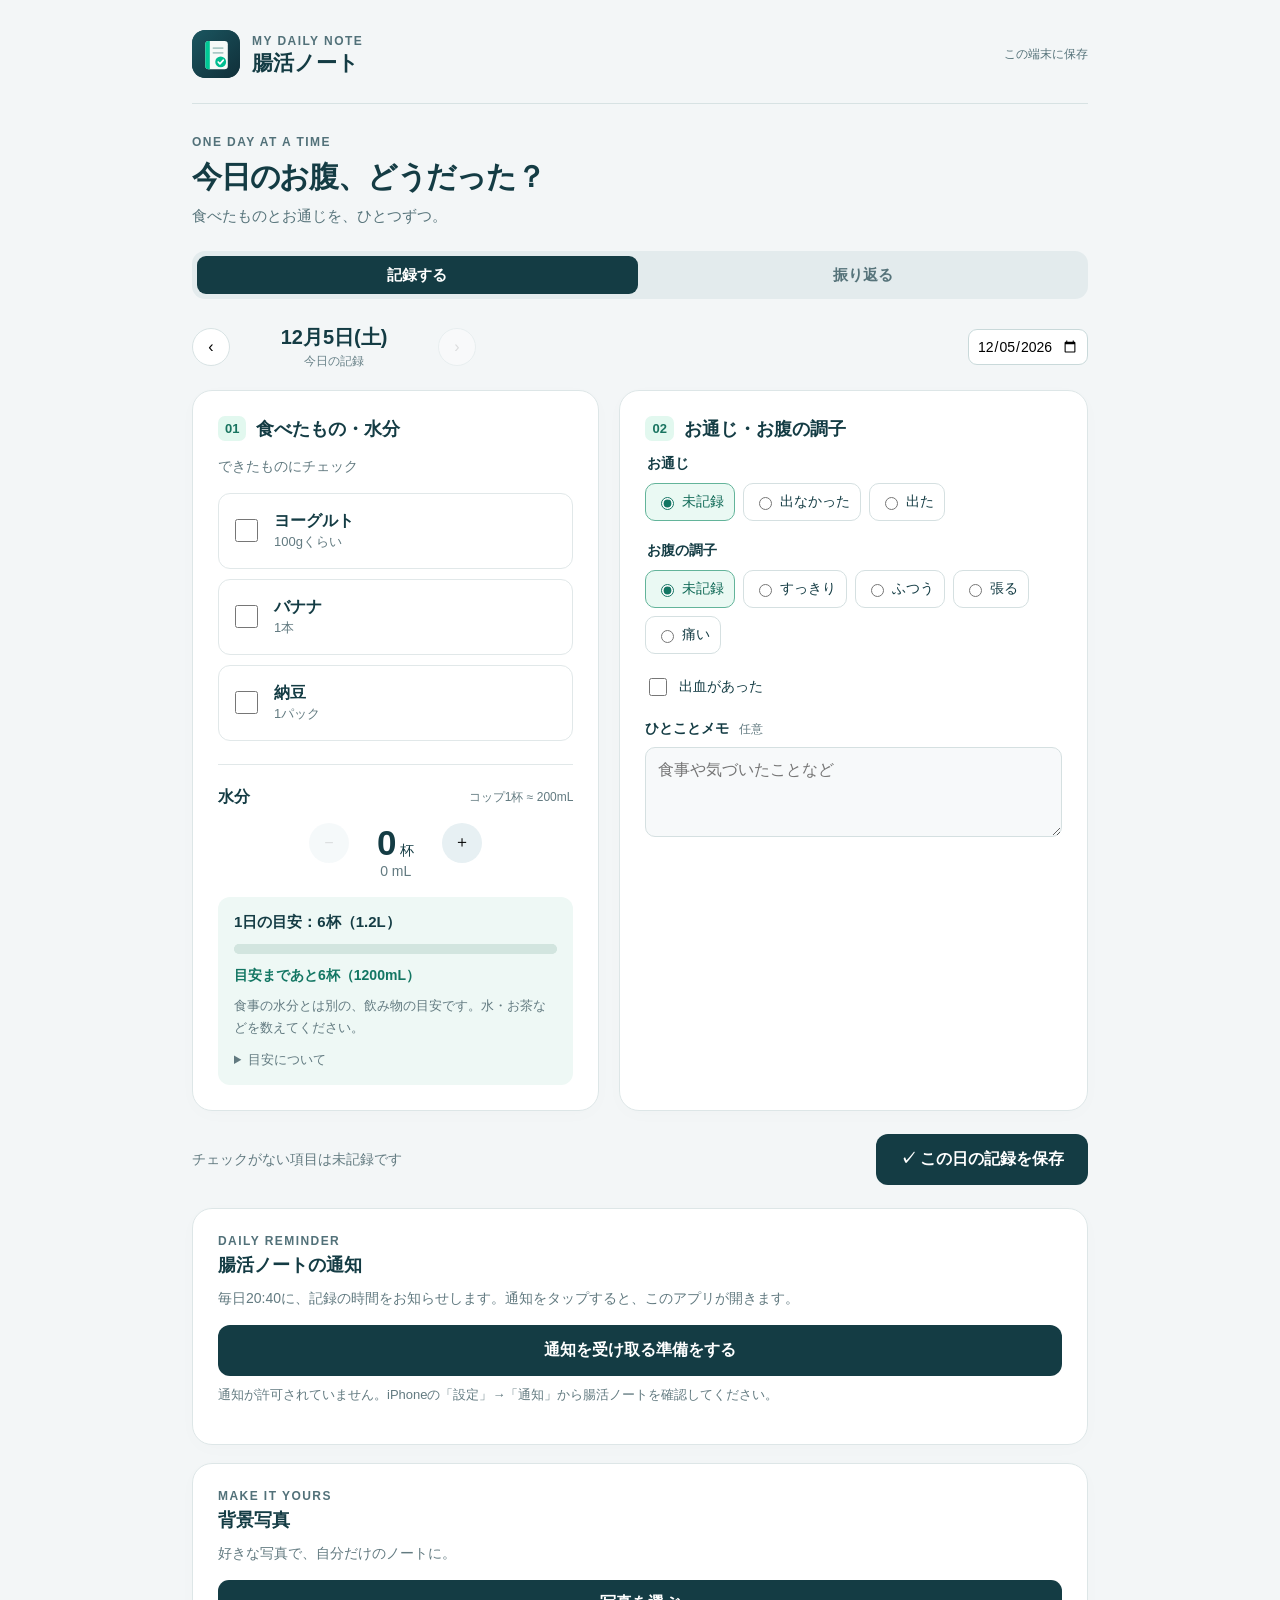
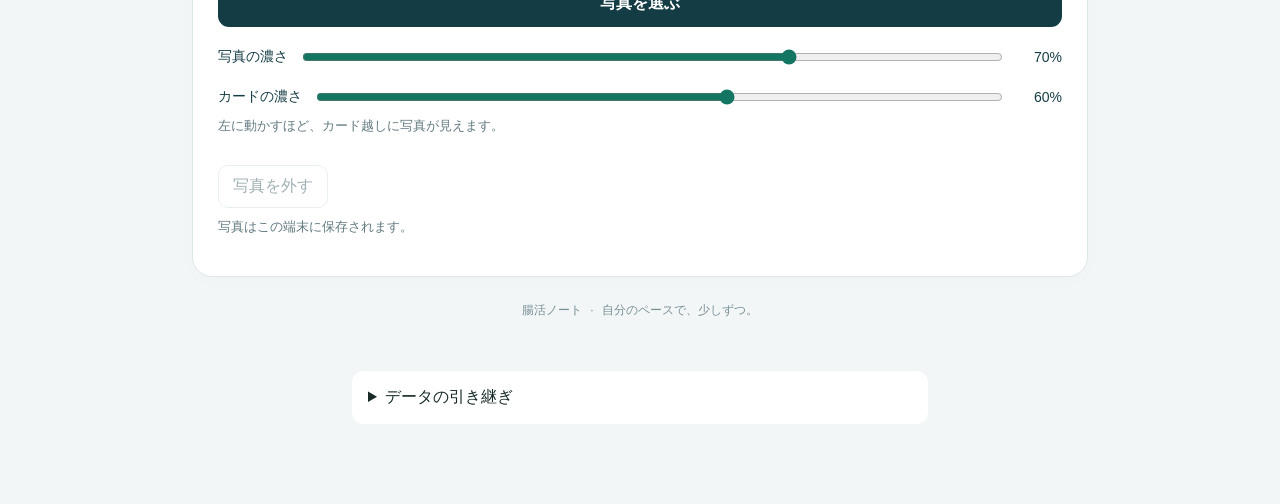
<file: yoru-log/index.html>
<!doctype html><html lang="ja"><head><meta charset="utf-8"><meta name="viewport" content="width=device-width,initial-scale=1,viewport-fit=cover"><meta name="theme-color" content="#143c44"><meta name="apple-mobile-web-app-capable" content="yes"><meta name="apple-mobile-web-app-title" content="腸活ノート"><meta name="description" content="ヨーグルト・バナナ・納豆・水分と、お通じを毎日かんたんに記録。"><title>腸活ノート</title><link rel="manifest" href="./manifest.json"><link rel="icon" type="image/png" sizes="512x512" href="/castor-favicon.png"><link rel="apple-touch-icon" href="./icon-180.png?v=gut1"><link rel="stylesheet" href="./style.css?v=gut5"><script defer src="./app.js?v=gut8"></script></head><body><div id="wallpaper" aria-hidden="true"></div><main><header class="topbar"><div class="brand"><span class="brand-icon"><img src="./icon.svg?v=gut1" alt=""></span><div><span class="eyebrow">MY DAILY NOTE</span><h1>腸活ノート</h1></div></div><span class="private">この端末に保存</span></header><div class="intro"><p class="eyebrow">ONE DAY AT A TIME</p><h2>今日のお腹、どうだった？</h2><p>食べたものとお通じを、ひとつずつ。</p></div><div class="nav" role="tablist" aria-label="画面"><button id="record-tab" class="active" role="tab" aria-selected="true" aria-controls="record">記録する</button><button id="history-tab" role="tab" aria-selected="false" aria-controls="history" tabindex="-1">振り返る</button></div><section id="record" role="tabpanel" aria-labelledby="record-tab"><div class="datebar"><button id="prev" aria-label="前の日">‹</button><div><strong id="date-title"></strong><span id="date-sub"></span></div><button id="next" aria-label="次の日">›</button><input id="date" type="date" aria-label="記録する日"></div><div class="record-grid"><section class="card"><div class="section-head"><span class="number">01</span><h3>食べたもの・水分</h3></div><p class="muted">できたものにチェック</p><label class="habit"><input id="yogurt" type="checkbox"><span><strong>ヨーグルト</strong><small>100gくらい</small></span></label><label class="habit"><input id="banana" type="checkbox"><span><strong>バナナ</strong><small>1本</small></span></label><label class="habit"><input id="natto" type="checkbox"><span><strong>納豆</strong><small>1パック</small></span></label><div class="water"><div><strong>水分</strong><small>コップ1杯 ≈ 200mL</small></div><div class="counter"><button id="water-minus" aria-label="水分を1杯減らす">−</button><span><b id="water-count">0</b> 杯</span><button id="water-plus" aria-label="水分を1杯増やす">＋</button></div><p id="water-ml">0 mL</p><div class="water-target"><strong>1日の目安：6杯（1.2L）</strong><progress id="water-progress" max="6" value="0" aria-label="水分の目安までの進み具合"></progress><span id="water-remaining" aria-live="polite">目安まであと6杯</span><p>食事の水分とは別の、飲み物の目安です。水・お茶などを数えてください。</p><details><summary>目安について</summary><p>暑い日や汗をかく日は、必要な量が増えます。こまめに飲みましょう。医師から水分制限を指示されている場合は、その指示を優先してください。</p><a href="https://www.pref.chiba.lg.jp/suidou/keikaku/oishii2/mame/mame03.html" target="_blank" rel="noopener noreferrer">参考：千葉県「健康を支える水」</a></details></div></div></section><section class="card"><div class="section-head"><span class="number">02</span><h3>お通じ・お腹の調子</h3></div><fieldset class="body-fields"><fieldset class="field"><legend>お通じ</legend><div class="choices" id="bowel"></div></fieldset><fieldset class="field" id="shape-field" hidden><legend>便の状態</legend><div class="choices" id="shape"></div></fieldset><fieldset class="field"><legend>お腹の調子</legend><div class="choices" id="feeling"></div></fieldset><label class="blood"><input id="blood" type="checkbox">出血があった</label><label class="memo" for="note">ひとことメモ <span>任意</span></label><textarea id="note" maxlength="500" placeholder="食事や気づいたことなど"></textarea></fieldset></section></div><div class="savebar"><p id="message" class="muted" role="status" aria-live="polite">チェックがない項目は未記録です</p><button id="save" class="save">✓ この日の記録を保存</button></div></section><section id="history" role="tabpanel" aria-labelledby="history-tab" hidden><section class="week card"><p class="eyebrow">LAST 7 DAYS</p><h3>この7日間</h3><div class="week-stats"><p><strong id="days-count">0</strong><span>記録した日</span></p><p><strong id="bowel-count">0</strong><span>お通じがあった日</span></p></div><div id="week-days" class="week-days"></div><p class="muted legend">✓ お通じあり　− 記録あり　· 未記録</p></section><h3 class="history-heading">これまでの記録</h3><div id="history-list" class="history-list"></div><button class="export" id="export">記録をバックアップ</button><p class="storage-note">記録はこの端末・ブラウザに保存されます。ブラウザのデータを消すと記録も消えるため、ときどきバックアップしておくと安心です。</p></section><section class="card push-settings"><p class="eyebrow">DAILY REMINDER</p><h3>腸活ノートの通知</h3><p class="muted">毎日20:40に、記録の時間をお知らせします。通知をタップすると、このアプリが開きます。</p><button id="push-enable" class="save">通知を受け取る準備をする</button><p id="push-status" class="storage-note" role="status" aria-live="polite">ホーム画面の腸活ノートで設定してください。</p><div id="push-code-wrap" hidden><label class="memo" for="push-code">通知の設定コード</label><textarea id="push-code" rows="3" readonly aria-describedby="push-code-help"></textarea><button id="push-copy" class="export">設定コードをコピー</button><p id="push-code-help" class="storage-note">最初の1回だけ、このコードをChatGPTのチャットに貼って送ってください。通知の受信先を登録します。</p></div><button id="push-disable" class="export" hidden>この端末の通知を停止</button></section><section class="card wallpaper-settings"><p class="eyebrow">MAKE IT YOURS</p><h3>背景写真</h3><p class="muted">好きな写真で、自分だけのノートに。</p><label class="photo-button">写真を選ぶ<input id="background-file" type="file" accept="image/*"></label><div class="opacity-row"><label for="background-opacity">写真の濃さ</label><input id="background-opacity" type="range" min="0" max="100" value="70"><output id="background-opacity-value" for="background-opacity">70%</output></div><div class="opacity-row"><label for="card-opacity">カードの濃さ</label><input id="card-opacity" type="range" min="0" max="100" value="60"><output id="card-opacity-value" for="card-opacity">60%</output></div><p class="storage-note">左に動かすほど、カード越しに写真が見えます。</p><button id="background-remove" class="export">写真を外す</button><p id="background-status" class="storage-note" role="status" aria-live="polite">写真はこの端末に保存されます。</p></section><footer>腸活ノート <span>·</span> 自分のペースで、少しずつ。</footer></main><script>(()=>{
  const gut = document.getElementById('history-list') !== null;
  const app = gut ? 'chokatsu-note' : 'night-snack';
  const label = gut ? '腸活ノート' : '夜食チャレンジ';
  const section=document.createElement('details');
  section.style.cssText='position:relative;margin:24px auto 80px;max-width:36rem;padding:16px;background:#fff;color:#172a28;border-radius:12px';
  section.innerHTML='<summary>データの引き継ぎ</summary><p>保存済みの記録をファイルで移せます。</p><button type="button">バックアップを保存</button> <label>バックアップを読み込む <input type="file" accept=".json,application/json"></label><p role="status"></p>';
  document.body.append(section);
  const status=section.querySelector('[role=status]');
  const count=value=>gut?value.length:Object.keys(value.days).length;
  function check(value){
    if(gut) return Array.isArray(value)&&value.every(valid)&&new Set(value.map(x=>x.date)).size===value.length;
    return value && value.days && typeof value.days==='object' && !Array.isArray(value.days) && Object.entries(value.days).every(([k,v])=>/^\d{4}-\d{2}-\d{2}$/.test(k)&&['success','fail'].includes(v)) && Number.isSafeInteger(value.spent)&&value.spent>=0;
  }
  function read(){
    const raw=localStorage.getItem(KEY);
    const value=raw===null?(gut?[]:{days:{},spent:0}):JSON.parse(raw);
    if(!check(value))throw Error('保存内容を確認できません。');
    return value;
  }
  function asDataURL(blob){return new Promise((resolve,reject)=>{const reader=new FileReader();reader.onload=()=>resolve(reader.result);reader.onerror=()=>reject(reader.error);reader.readAsDataURL(blob);});}
  section.querySelector('button').onclick=async()=>{
    try{
      if(gut&&dirty&&!save())throw Error('編集中の記録を保存できませんでした。');
      const value=read(), backup={app,format:2,value};
      if(gut){
        backup.opacity=localStorage.getItem(opacityKey);backup.card=localStorage.getItem(cardOpacityKey);
        const photo=await photoStore('get');backup.photo=photo?await asDataURL(photo):null;
      }
      const url=URL.createObjectURL(new Blob([JSON.stringify(backup)],{type:'application/json'})),a=document.createElement('a');
      a.href=url;a.download=app+'-'+new Date().toISOString().slice(0,10)+'.json';section.append(a);a.click();a.remove();setTimeout(()=>URL.revokeObjectURL(url),60000);
      status.textContent=label+' '+count(value)+'日分のバックアップを作成しました。';
    }catch(e){status.textContent=e.message;}
  };
  section.querySelector('input').onchange=async e=>{
    const input=e.target,file=input.files[0];if(!file)return;input.disabled=true;
    try{
      const b=JSON.parse(await file.text());
      const legacy=gut&&b.app===app&&b.version===1&&Array.isArray(b.records);
      const value=legacy?b.records:b.value;
      if(b.app!==app||(!legacy&&b.format!==2)||!check(value))throw Error('このアプリ用のバックアップを選んでください。');
      if(gut&&dirty)throw Error('編集中の記録を保存してから読み込んでください。');
      const old=read();
      if((count(old)||(!gut&&old.spent))&&JSON.stringify(old)!==JSON.stringify(value))throw Error('この端末には別の記録があるため、上書きを中止しました。');
      if(!confirm(label+'の記録を'+count(value)+'日分読み込みますか？'))return;
      if(gut&&!legacy){
        for(const v of [b.opacity,b.card])if(v!=null&&(!/^\d{1,3}$/.test(v)||+v>100))throw Error('設定値を読み込めません。');
        if(b.photo!=null){
          if(typeof b.photo!=='string'||!/^data:image\/[\w.+-]+;base64,/.test(b.photo))throw Error('背景画像を読み込めません。');
          const blob=await (await fetch(b.photo)).blob();await validatePhoto(blob);await photoStore('put',blob);
        }
        if(b.opacity!=null)localStorage.setItem(opacityKey,b.opacity);if(b.card!=null)localStorage.setItem(cardOpacityKey,b.card);
      }
      localStorage.setItem(KEY,JSON.stringify(value));
      alert(label+' '+count(read())+'日分を読み込みました。');location.reload();
    }catch(err){status.textContent=err.message;}finally{input.value='';input.disabled=false;}
  };
})();
</script></body></html>
</file>
<file: yoru-log/style.css>
:root,.dark{--background:#f3f6f7;--foreground:#143c44;--muted:#e8eff0;--muted-foreground:#56737a;--primary:#137663;--primary-foreground:#fff;--input:#b9cacc;--ring:#00aa83;font-size:16px;color-scheme:light;}
*{box-sizing:border-box}body{margin:0;background:var(--background);color:var(--foreground);font-family:-apple-system,BlinkMacSystemFont,'Noto Sans JP','Hiragino Kaku Gothic ProN',sans-serif}button,input,textarea{font:inherit}button,label{touch-action:manipulation}button{cursor:pointer}button:disabled{cursor:default;opacity:.4}button:focus-visible,input:focus-visible,textarea:focus-visible{outline:3px solid #00a780;outline-offset:3px}main{max-width:960px;margin:auto;padding:30px 32px 20px}.topbar{display:flex;justify-content:space-between;align-items:center;padding-bottom:25px;border-bottom:1px solid #d7e2e3}.brand{display:flex;gap:12px;align-items:center}.brand-icon{background:#143c44;color:#fff;width:48px;height:48px;display:grid;place-items:center;border-radius:14px}.eyebrow{font-size:12px;font-weight:700;letter-spacing:.12em;margin:0 0 5px;color:#527179}.brand h1{font-size:21px;font-weight:800;margin:0}.private{display:flex;align-items:center;gap:5px;color:#56737a;font-size:12px}.intro{padding:31px 0 25px}.intro h2{font-size:30px;letter-spacing:-.04em;margin:0 0 8px;font-weight:750}.intro>p:last-child{color:#56737a;font-size:15px;margin:0}.nav{width:100%;height:48px!important;padding:5px;background:#e3ebed;border-radius:13px;gap:5px}.nav button{height:38px;font-size:15px;border-radius:9px;font-weight:650}.nav button[data-state=active]{background:#143c44;color:white;box-shadow:none}.datebar{display:flex;align-items:center;gap:14px;padding:25px 0 20px;flex-wrap:wrap}.datebar>button{border:1px solid #d7e2e3;border-radius:50%;background:#fff;width:38px;height:38px;display:grid;place-items:center}.datebar>div{min-width:180px;text-align:center}.datebar strong{display:block;font-size:20px}.datebar span{font-size:12px;color:#678087}.datebar input{margin-left:auto;border:1px solid #c9d9da;background:white;padding:8px;border-radius:9px;font-size:14px;min-width:0}.record-grid{display:grid;grid-template-columns:1fr 1.15fr;gap:20px}.card{background:#fff;border:1px solid #dde6e7;border-radius:20px;padding:25px;box-shadow:0 4px 20px #143c4404}.section-head{display:flex;align-items:center;gap:10px;margin-bottom:14px}.section-head h3{font-size:18px;margin:0;font-weight:750}.number{font-size:13px;color:#197460;background:#e2f8ef;padding:5px 7px;border-radius:7px;font-weight:800}.muted{font-size:14px;color:#627a80;line-height:1.7;margin:0 0 14px}.habit{display:flex;gap:13px;align-items:center;padding:17px 12px;border:1px solid #e1e8e9;border-radius:12px;margin-bottom:10px;cursor:pointer;transition:background .15s}.habit.done{background:#eaf9f3;border-color:#9ad5c1}.habit [data-slot=checkbox]{width:23px;height:23px;border-radius:7px}.habit strong{display:block;font-size:16px}.habit small{color:#627a80;font-size:13px}.checked-word{margin-left:auto;font-size:12px;color:#137663}.water{border-top:1px solid #e1e8e9;padding-top:22px;margin-top:23px}.water>div:first-child{display:flex;align-items:center;gap:7px;flex-wrap:wrap}.water svg{color:#3287a0}.water small{font-size:12px;margin-left:auto;color:#627a80}.counter{display:flex;align-items:center;justify-content:center;gap:28px;margin-top:15px}.counter button{border:0;background:#e7f0f3;border-radius:50%;width:40px;height:40px;display:grid;place-items:center}.counter span{font-size:14px}.counter b{font-size:35px;font-weight:750}.water p{text-align:center;font-size:14px;color:#627a80;margin:0}.body-fields{border:0;padding:0;margin:0;min-width:0}.field{border:0;padding:0;margin:0 0 21px;min-width:0}.field legend{font-size:14px;font-weight:700;margin-bottom:10px}.choices{display:flex;flex-wrap:wrap;gap:8px}.choice{display:flex;align-items:center;gap:5px;padding:9px 10px;border:1px solid #d5e0e1;border-radius:10px;font-size:14px;cursor:pointer}.choice.selected{background:#eaf9f3;color:#0f6956;border-color:#63b49a}.choice [data-slot=radio-group-item]{width:14px;height:14px}.blood{display:flex;gap:9px;align-items:center;font-size:14px;margin-bottom:21px}.memo{font-size:14px;font-weight:700;display:block}.memo>span{font-size:12px;font-weight:400;color:#627a80;margin-left:6px}textarea{display:block;resize:vertical;width:100%;min-height:90px;margin-top:9px;background:#f7f9fa;border:1px solid #d5e0e1;border-radius:10px;padding:12px;color:#143c44;font-size:16px;font-weight:400}.savebar{display:flex;align-items:center;justify-content:space-between;gap:15px;padding:23px 0}.savebar p{margin:0;font-size:14px}.save{border:0;background:#143c44;color:white;font-size:16px;font-weight:700;display:flex;align-items:center;justify-content:center;gap:9px;border-radius:12px;padding:15px 24px;flex-shrink:0}.save:hover{background:#1c515a}.success{color:#137663}.error{color:#b52b3c}.error button{display:block;text-decoration:underline;background:none;border:0}.week{margin-top:25px}.week h3{font-size:22px;margin:0}.week-stats{display:flex;gap:45px;margin:20px 0}.week-stats p{margin:0}.week-stats strong{font-size:40px;display:block;font-weight:750}.week-stats span{font-size:14px;color:#56737a}.week-days{display:grid;grid-template-columns:repeat(7,1fr);gap:10px}.week-days button{border:0;background:none;display:flex;flex-direction:column;align-items:center;gap:10px;font-size:13px;padding:0}.week-days b{background:#eef2f3;width:42px;height:42px;border-radius:50%;display:grid;place-items:center;font-size:22px;color:#7b979d}.week-days b.filled{background:#dff6ec;color:#137663}.legend{margin:15px 0 0;font-size:12px}.history-heading{margin:27px 0 14px;font-size:18px}.history-list{display:flex;flex-direction:column;gap:10px}.history-row{width:100%;background:white;border:1px solid #dde6e7;border-radius:15px;padding:20px;display:flex;align-items:center;justify-content:space-between;gap:10px;text-align:left}.history-row strong{font-size:16px}.history-row p{font-size:14px;color:#56737a;margin:7px 0;overflow-wrap:anywhere}.history-row small{font-size:13px;color:#137663}.history-note{white-space:pre-wrap}.empty{text-align:center;padding:40px;color:#627a80}.empty svg{margin:0 auto 14px}.empty h3{font-size:20px;color:#143c44}.text-button{border:0;background:#143c44;color:white;padding:12px 20px;border-radius:10px}footer{padding:25px 0 8px;text-align:center;font-size:12px;color:#789096}footer span{padding:0 5px}@media(max-width:650px){main{padding:20px 18px 15px}.topbar{padding-bottom:19px}.private{font-size:12px}.private svg{display:none}.brand h1{font-size:19px}.brand-icon{width:43px;height:43px}.intro{padding:25px 0 23px}.intro h2{font-size:26px}.record-grid{grid-template-columns:1fr;gap:15px}.card{padding:22px 18px;border-radius:17px}.datebar{gap:10px;justify-content:center;padding:22px 0 17px}.datebar>div{min-width:180px}.datebar input{flex-basis:100%;max-width:165px;margin:0 auto;display:block}.savebar{flex-direction:column;align-items:stretch;position:sticky;bottom:0;background:#f3f6f7f5;padding:12px 0 max(12px,env(safe-area-inset-bottom));gap:9px;z-index:10}.savebar p{text-align:center;font-size:13px}.save{width:100%;padding:15px}.week-days{gap:3px}.week-days b{width:36px;height:36px}.checked-word{font-size:12px}.week-stats{gap:30px}.intro .eyebrow{font-size:12px}}@media(prefers-reduced-motion:reduce){*{transition:none!important}}

.nav{display:flex}.nav button{flex:1;border:0;background:none;color:#56737a}.nav button.active{background:#143c44;color:#fff}.brand-icon img{width:48px;height:48px;border-radius:13px}.habit input{width:23px;height:23px;accent-color:#137663}.habit.done input{accent-color:#137663}.choice input{accent-color:#137663}.hidden{display:none!important}.body-fields input[type=checkbox]{width:18px;height:18px;accent-color:#137663}.storage-note{font-size:13px;color:#627a80;margin-top:8px;line-height:1.7}.tab{outline:none}[hidden]{display:none!important}fieldset:disabled{opacity:.55}.datebar input{max-width:170px}.private{font-size:12px}.savebar{position:static}.history-row .chev{font-size:20px}.export{border:1px solid #c9d9da;background:white;color:#143c44;padding:10px 14px;border-radius:10px;margin-top:15px}.intro h2{line-height:1.5}@media(max-width:650px){.savebar{position:sticky}.brand-icon img{width:43px;height:43px}}
.water-target{margin-top:18px;padding:16px;background:#eef8f5;border-radius:12px}.water-target>strong{display:block;font-size:15px}.water-target progress{display:block;width:100%;height:10px;border:0;border-radius:10px;overflow:hidden;appearance:none;margin:12px 0;background:#d2e5df}.water-target progress::-webkit-progress-bar{background:#d2e5df;border-radius:10px}.water-target progress::-webkit-progress-value{background:#137663;border-radius:10px}.water-target progress::-moz-progress-bar{background:#137663;border-radius:10px}.water-target>span{font-size:14px;font-weight:700;color:#137663}.water-target p{font-size:13px;line-height:1.7;text-align:left;margin:10px 0 0}.water-target details{margin-top:12px;font-size:13px;color:#627a80}.water-target summary{cursor:pointer}.water-target a{display:block;font-size:12px;color:#137663;margin-top:9px}

#wallpaper{position:fixed;inset:0;z-index:0;background-position:center;background-size:cover;background-repeat:no-repeat;pointer-events:none}main{position:relative;z-index:1}.wallpaper-settings{margin-top:18px}.wallpaper-settings h3{font-size:18px;margin:0 0 10px}.photo-button{display:flex;justify-content:center;background:#143c44;color:#fff;border-radius:11px;padding:13px;font-size:16px;font-weight:700;cursor:pointer;position:relative;overflow:hidden}.photo-button input{position:absolute;inset:0;width:100%;height:100%;opacity:0;cursor:pointer}.photo-button:focus-within{outline:3px solid #00a780;outline-offset:3px}.opacity-row{display:flex;align-items:center;gap:12px;margin-top:20px;flex-wrap:wrap}.opacity-row label,.opacity-row output{font-size:14px}.opacity-row input{flex:1;min-width:80px;accent-color:#137663}.opacity-row output{min-width:45px;text-align:right}.photo-background .card{background:rgba(255,255,255,var(--card-opacity,.6))}.photo-background .topbar,.photo-background .intro{background:rgba(243,246,247,.87);padding-left:15px;padding-right:15px;border-radius:15px}.photo-background .topbar{padding-top:14px;padding-bottom:14px}.photo-background .intro{margin:14px 0;padding-top:20px;padding-bottom:20px}.photo-background .nav{background:rgba(227,235,237,.94)}.photo-background .datebar>div{background:rgba(243,246,247,.90);border-radius:10px;padding:5px 10px}.photo-background footer{color:#143c44;background:rgba(243,246,247,.85);border-radius:10px;margin-top:20px;padding:12px}.photo-background .savebar{background:rgba(243,246,247,.95);border-radius:12px;padding:12px}.photo-background .history-heading{background:rgba(243,246,247,.90);padding:12px;border-radius:10px}

.photo-background .habit,.photo-background .choice,.photo-background .history-row{background:rgba(255,255,255,var(--card-opacity,.6))}.photo-background .habit.done,.photo-background .choice.selected{background:rgba(220,247,234,var(--card-opacity,.6))}.photo-background .water-target{background:rgba(238,248,245,var(--card-opacity,.6))}.photo-background .card,.photo-background .history-row{text-shadow:0 1px 3px rgba(255,255,255,.75)}.photo-background .save,.photo-background .photo-button,.photo-background .text-button{text-shadow:none}
\n.push-settings{margin-top:18px}.push-settings h3{font-size:18px;margin:0 0 10px}.push-settings textarea{font-size:13px;overflow-wrap:anywhere}.push-settings .save{width:100%}\n
</file>
